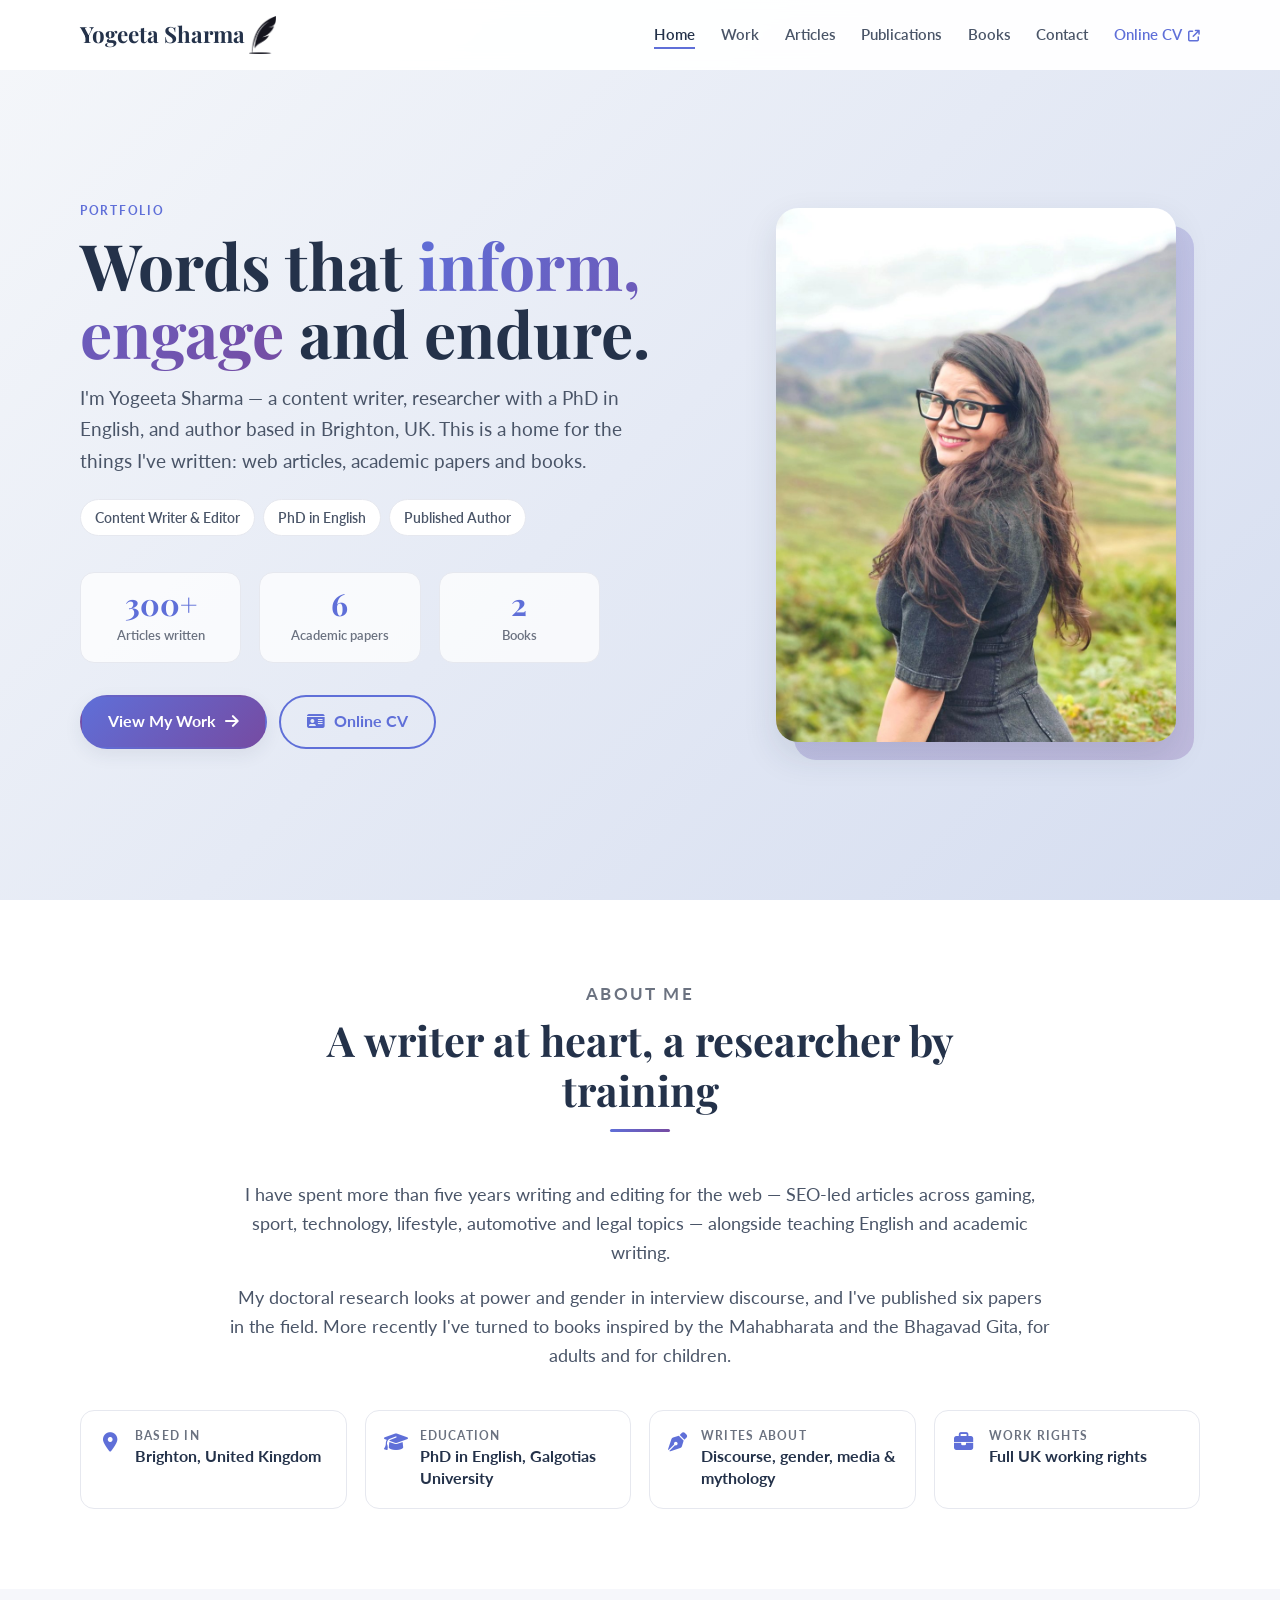
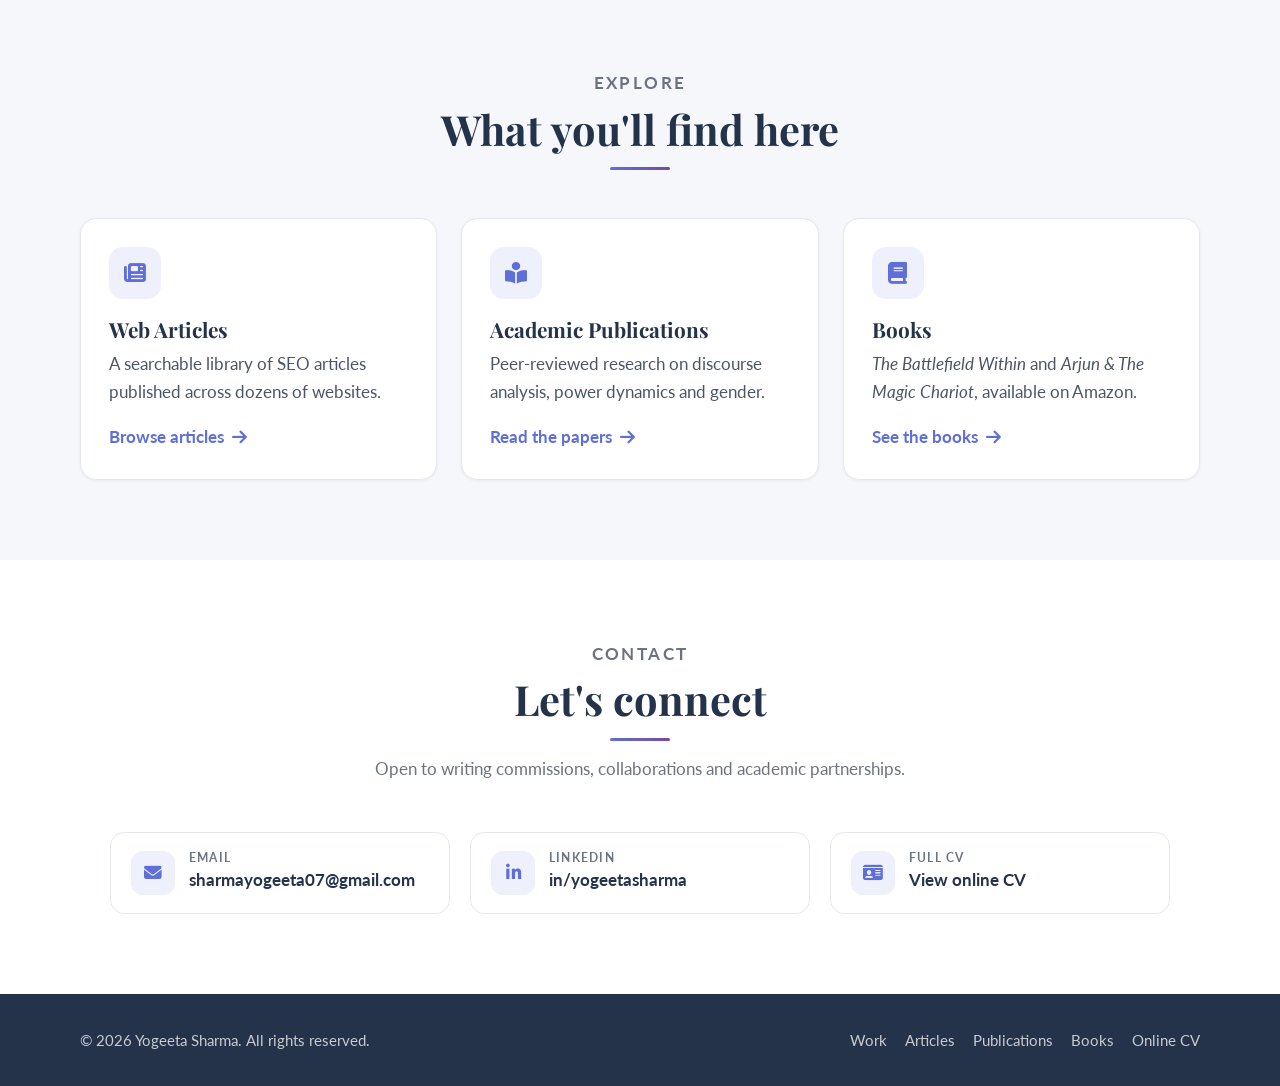
<file: index.html>
<!DOCTYPE html>
<html lang="en-GB">
<head>
    <meta charset="UTF-8">
    <meta name="viewport" content="width=device-width, initial-scale=1.0">
    <title>Yogeeta Sharma | Writer, Researcher &amp; Author</title>
    <meta name="description" content="Portfolio of Yogeeta Sharma — content writer, PhD researcher in English and author. Explore published articles, academic papers and books.">
    <link rel="icon" href="favicon.ico" sizes="any">
    <link rel="icon" type="image/png" sizes="32x32" href="assets/img/favicon-32.png">
    <link rel="apple-touch-icon" href="assets/img/apple-touch-icon.png">
    <link rel="preconnect" href="https://fonts.googleapis.com">
    <link rel="preconnect" href="https://fonts.gstatic.com" crossorigin>
    <link href="https://fonts.googleapis.com/css2?family=Playfair+Display:ital,wght@0,400;0,600;0,700;1,400&family=Lato:wght@300;400;700&display=swap" rel="stylesheet">
    <link rel="stylesheet" href="https://cdnjs.cloudflare.com/ajax/libs/font-awesome/6.4.0/css/all.min.css">
    <link rel="stylesheet" href="assets/css/site.css">
</head>
<body>
    <nav class="site-nav" aria-label="Main">
        <div class="container nav-inner">
            <a class="brand" href="index.html">Yogeeta Sharma <img src="assets/img/quill.png" alt="" width="27" height="38"></a>
            <button class="nav-toggle" aria-label="Open menu" aria-expanded="false" aria-controls="nav-menu"><span></span><span></span><span></span></button>
            <ul class="nav-menu" id="nav-menu">
                <li><a href="index.html" aria-current="page">Home</a></li>
                <li><a href="work.html">Work</a></li>
                <li><a href="articles.html">Articles</a></li>
                <li><a href="publications.html">Publications</a></li>
                <li><a href="books.html">Books</a></li>
                <li><a href="index.html#contact">Contact</a></li>
                <li><a class="nav-cv" href="https://sharmayogeeta.github.io/cv/">Online CV <i class="fas fa-arrow-up-right-from-square" aria-hidden="true"></i></a></li>
            </ul>
        </div>
    </nav>

    <main>
        <!-- Hero -->
        <section class="hero">
            <div class="container hero-grid">
                <div class="hero-text">
                    <p class="eyebrow">Portfolio</p>
                    <h1>Words that <span class="accent">inform, engage</span> and endure.</h1>
                    <p class="lead">I'm Yogeeta Sharma — a content writer, researcher with a PhD in English, and author based in Brighton, UK. This is a home for the things I've written: web articles, academic papers and books.</p>
                    <div class="hero-roles" aria-label="Roles">
                        <span>Content Writer &amp; Editor</span>
                        <span>PhD in English</span>
                        <span>Published Author</span>
                    </div>
                    <div class="stats">
                        <div class="stat"><strong>300+</strong><span>Articles written</span></div>
                        <div class="stat"><strong>6</strong><span>Academic papers</span></div>
                        <div class="stat"><strong>2</strong><span>Books</span></div>
                    </div>
                    <div class="hero-cta">
                        <a href="work.html" class="btn btn-primary">View My Work <i class="fas fa-arrow-right" aria-hidden="true"></i></a>
                        <a href="https://sharmayogeeta.github.io/cv/" class="btn btn-secondary"><i class="fas fa-id-card" aria-hidden="true"></i> Online CV</a>
                    </div>
                </div>
                <div class="hero-photo">
                    <img src="assets/img/profile.jpg" alt="Yogeeta Sharma" width="900" height="1200">
                </div>
            </div>
        </section>

        <!-- About / basic details -->
        <section class="section" id="about">
            <div class="container">
                <div class="section-head">
                    <p class="eyebrow">About me</p>
                    <h2>A writer at heart, a researcher by training</h2>
                    <div class="rule"></div>
                </div>
                <div class="about-text reveal">
                    <p>I have spent more than five years writing and editing for the web — SEO-led articles across gaming, sport, technology, lifestyle, automotive and legal topics — alongside teaching English and academic writing.</p>
                    <p>My doctoral research looks at power and gender in interview discourse, and I've published six papers in the field. More recently I've turned to books inspired by the Mahabharata and the Bhagavad Gita, for adults and for children.</p>
                </div>
                <div class="facts reveal" style="margin-top:40px">
                    <div class="fact"><i class="fas fa-location-dot" aria-hidden="true"></i><div><h3>Based in</h3><p>Brighton, United Kingdom</p></div></div>
                    <div class="fact"><i class="fas fa-graduation-cap" aria-hidden="true"></i><div><h3>Education</h3><p>PhD in English, Galgotias University</p></div></div>
                    <div class="fact"><i class="fas fa-pen-nib" aria-hidden="true"></i><div><h3>Writes about</h3><p>Discourse, gender, media &amp; mythology</p></div></div>
                    <div class="fact"><i class="fas fa-briefcase" aria-hidden="true"></i><div><h3>Work rights</h3><p>Full UK working rights</p></div></div>
                </div>
            </div>
        </section>

        <!-- Explore -->
        <section class="section tint">
            <div class="container">
                <div class="section-head">
                    <p class="eyebrow">Explore</p>
                    <h2>What you'll find here</h2>
                    <div class="rule"></div>
                </div>
                <div class="grid-3">
                    <a class="card reveal" href="articles.html">
                        <div class="card-icon"><i class="fas fa-newspaper" aria-hidden="true"></i></div>
                        <h3>Web Articles</h3>
                        <p>A searchable library of SEO articles published across dozens of websites.</p>
                        <span class="card-link">Browse articles <i class="fas fa-arrow-right" aria-hidden="true"></i></span>
                    </a>
                    <a class="card reveal" href="publications.html">
                        <div class="card-icon"><i class="fas fa-book-open-reader" aria-hidden="true"></i></div>
                        <h3>Academic Publications</h3>
                        <p>Peer-reviewed research on discourse analysis, power dynamics and gender.</p>
                        <span class="card-link">Read the papers <i class="fas fa-arrow-right" aria-hidden="true"></i></span>
                    </a>
                    <a class="card reveal" href="books.html">
                        <div class="card-icon"><i class="fas fa-book" aria-hidden="true"></i></div>
                        <h3>Books</h3>
                        <p><em>The Battlefield Within</em> and <em>Arjun &amp; The Magic Chariot</em>, available on Amazon.</p>
                        <span class="card-link">See the books <i class="fas fa-arrow-right" aria-hidden="true"></i></span>
                    </a>
                </div>
            </div>
        </section>

        <!-- Contact -->
        <section class="section" id="contact">
            <div class="container">
                <div class="section-head">
                    <p class="eyebrow">Contact</p>
                    <h2>Let's connect</h2>
                    <div class="rule"></div>
                    <p style="margin-top:14px">Open to writing commissions, collaborations and academic partnerships.</p>
                </div>
                <div class="contact-grid reveal">
                    <div class="contact-item"><i class="fas fa-envelope" aria-hidden="true"></i><div><h3>Email</h3><a href="mailto:sharmayogeeta07@gmail.com">sharmayogeeta07@gmail.com</a></div></div>
                    <div class="contact-item"><i class="fab fa-linkedin-in" aria-hidden="true"></i><div><h3>LinkedIn</h3><a href="https://www.linkedin.com/in/yogeetasharma/" target="_blank" rel="noopener">in/yogeetasharma</a></div></div>
                    <div class="contact-item"><i class="fas fa-id-card" aria-hidden="true"></i><div><h3>Full CV</h3><a href="https://sharmayogeeta.github.io/cv/">View online CV</a></div></div>
                </div>
            </div>
        </section>
    </main>

    <footer class="site-footer">
        <div class="container footer-inner">
            <p>&copy; <span data-year>2026</span> Yogeeta Sharma. All rights reserved.</p>
            <div class="footer-links">
                <a href="work.html">Work</a>
                <a href="articles.html">Articles</a>
                <a href="publications.html">Publications</a>
                <a href="books.html">Books</a>
                <a href="https://sharmayogeeta.github.io/cv/">Online CV</a>
            </div>
        </div>
    </footer>

    <script src="assets/js/site.js"></script>
</body>
</html>
</file>
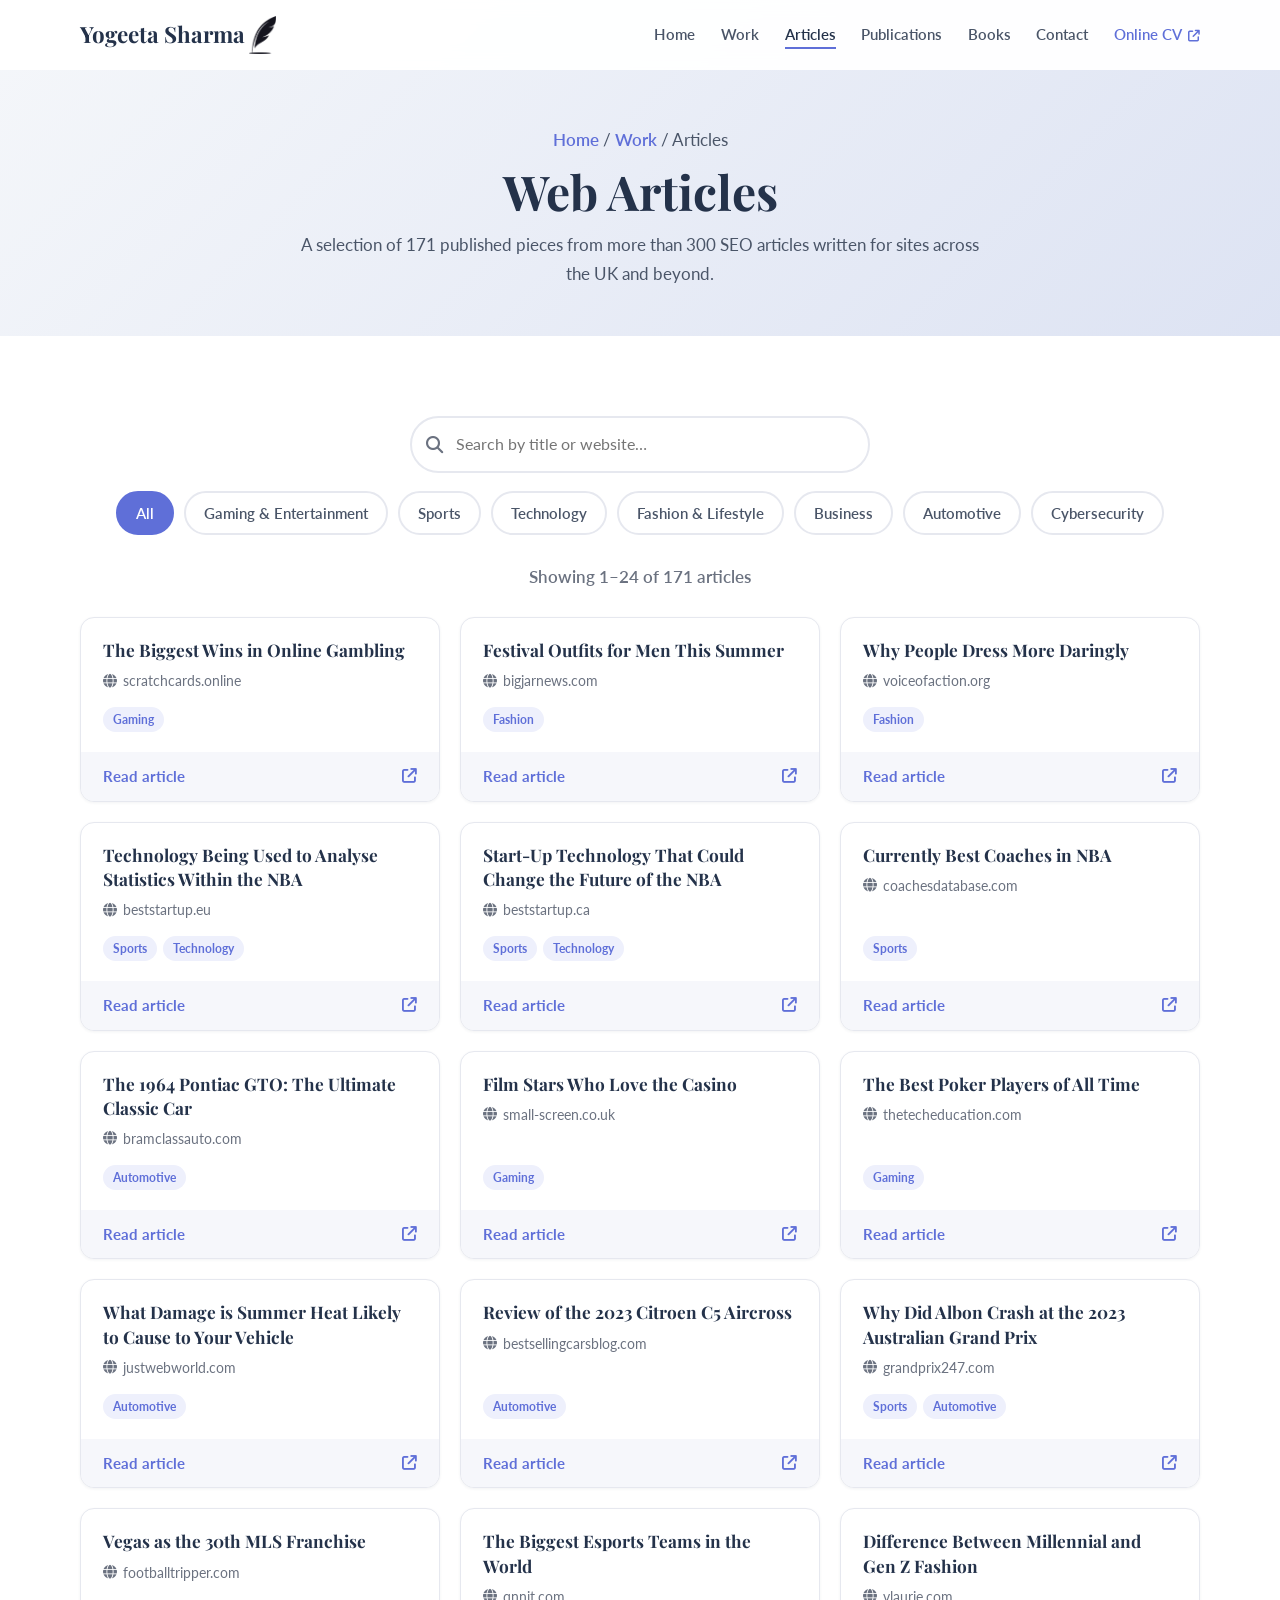
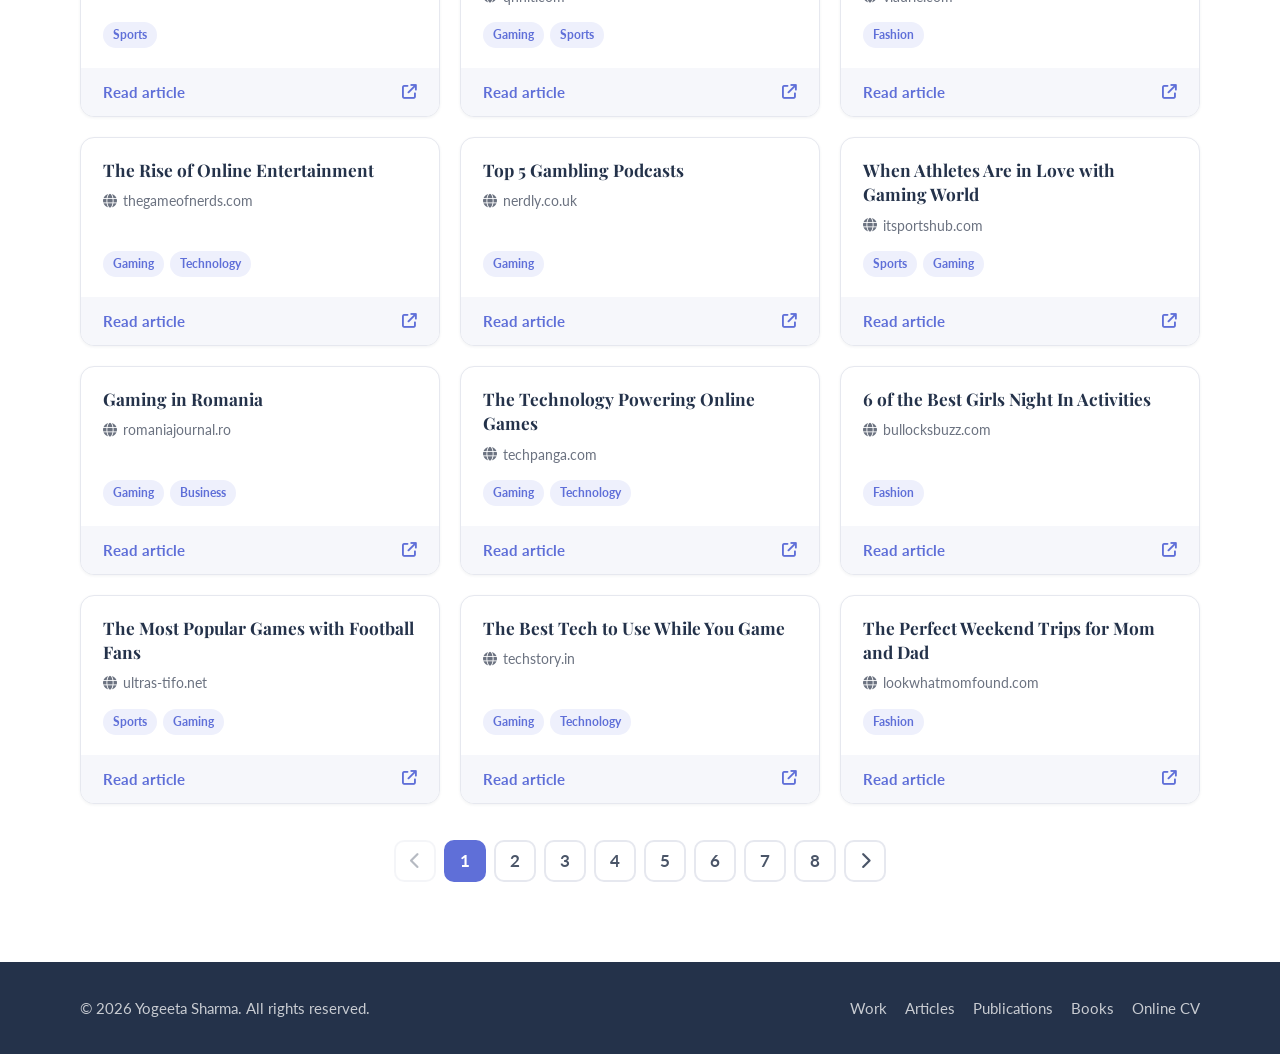
<file: articles.html>
<!DOCTYPE html>
<html lang="en-GB">
<head>
    <meta charset="UTF-8">
    <meta name="viewport" content="width=device-width, initial-scale=1.0">
    <title>Web Articles | Yogeeta Sharma</title>
    <meta name="description" content="Published web articles by Yogeeta Sharma across gaming, sport, technology, fashion, business, automotive and cybersecurity.">
    <link rel="icon" href="favicon.ico" sizes="any">
    <link rel="icon" type="image/png" sizes="32x32" href="assets/img/favicon-32.png">
    <link rel="apple-touch-icon" href="assets/img/apple-touch-icon.png">
    <link rel="preconnect" href="https://fonts.googleapis.com">
    <link rel="preconnect" href="https://fonts.gstatic.com" crossorigin>
    <link href="https://fonts.googleapis.com/css2?family=Playfair+Display:ital,wght@0,400;0,600;0,700;1,400&family=Lato:wght@300;400;700&display=swap" rel="stylesheet">
    <link rel="stylesheet" href="https://cdnjs.cloudflare.com/ajax/libs/font-awesome/6.4.0/css/all.min.css">
    <link rel="stylesheet" href="assets/css/site.css">
</head>
<body>
    <nav class="site-nav" aria-label="Main">
        <div class="container nav-inner">
            <a class="brand" href="index.html">Yogeeta Sharma <img src="assets/img/quill.png" alt="" width="27" height="38"></a>
            <button class="nav-toggle" aria-label="Open menu" aria-expanded="false" aria-controls="nav-menu"><span></span><span></span><span></span></button>
            <ul class="nav-menu" id="nav-menu">
                <li><a href="index.html">Home</a></li>
                <li><a href="work.html">Work</a></li>
                <li><a href="articles.html" aria-current="page">Articles</a></li>
                <li><a href="publications.html">Publications</a></li>
                <li><a href="books.html">Books</a></li>
                <li><a href="index.html#contact">Contact</a></li>
                <li><a class="nav-cv" href="https://sharmayogeeta.github.io/cv/">Online CV <i class="fas fa-arrow-up-right-from-square" aria-hidden="true"></i></a></li>
            </ul>
        </div>
    </nav>

    <main>
        <header class="page-hero">
            <div class="container">
                <p class="breadcrumb"><a href="index.html">Home</a> / <a href="work.html">Work</a> / Articles</p>
                <h1>Web Articles</h1>
                <p>A selection of <span data-article-count>170+</span> published pieces from more than 300 SEO articles written for sites across the UK and beyond.</p>
            </div>
        </header>

        <section class="section" id="articles-top" style="scroll-margin-top: var(--nav-h)">
            <div class="container">
                <div class="toolbar">
                    <label class="search">
                        <i class="fas fa-magnifying-glass" aria-hidden="true"></i>
                        <span class="visually-hidden" style="position:absolute;left:-9999px">Search articles</span>
                        <input id="articleSearch" type="search" placeholder="Search by title or website…" autocomplete="off">
                    </label>
                    <div class="filters" role="group" aria-label="Filter by topic">
                        <button class="filter-btn" type="button" data-filter="all" aria-pressed="true">All</button>
                        <button class="filter-btn" type="button" data-filter="gaming" aria-pressed="false">Gaming &amp; Entertainment</button>
                        <button class="filter-btn" type="button" data-filter="sports" aria-pressed="false">Sports</button>
                        <button class="filter-btn" type="button" data-filter="technology" aria-pressed="false">Technology</button>
                        <button class="filter-btn" type="button" data-filter="fashion" aria-pressed="false">Fashion &amp; Lifestyle</button>
                        <button class="filter-btn" type="button" data-filter="business" aria-pressed="false">Business</button>
                        <button class="filter-btn" type="button" data-filter="automotive" aria-pressed="false">Automotive</button>
                        <button class="filter-btn" type="button" data-filter="cybersecurity" aria-pressed="false">Cybersecurity</button>
                    </div>
                </div>

                <p class="result-count" id="resultCount" aria-live="polite"></p>
                <div class="articles-grid" id="articlesGrid"></div>
                <p class="empty" id="emptyState">No articles match that search. Try another word or topic.</p>
                <nav class="pagination" id="pagination" aria-label="Article pages"></nav>
            </div>
        </section>
    </main>

    <footer class="site-footer">
        <div class="container footer-inner">
            <p>&copy; <span data-year>2026</span> Yogeeta Sharma. All rights reserved.</p>
            <div class="footer-links">
                <a href="work.html">Work</a>
                <a href="articles.html">Articles</a>
                <a href="publications.html">Publications</a>
                <a href="books.html">Books</a>
                <a href="https://sharmayogeeta.github.io/cv/">Online CV</a>
            </div>
        </div>
    </footer>

    <script src="assets/js/articles-data.js"></script>
    <script src="assets/js/site.js"></script>
</body>
</html>
</file>
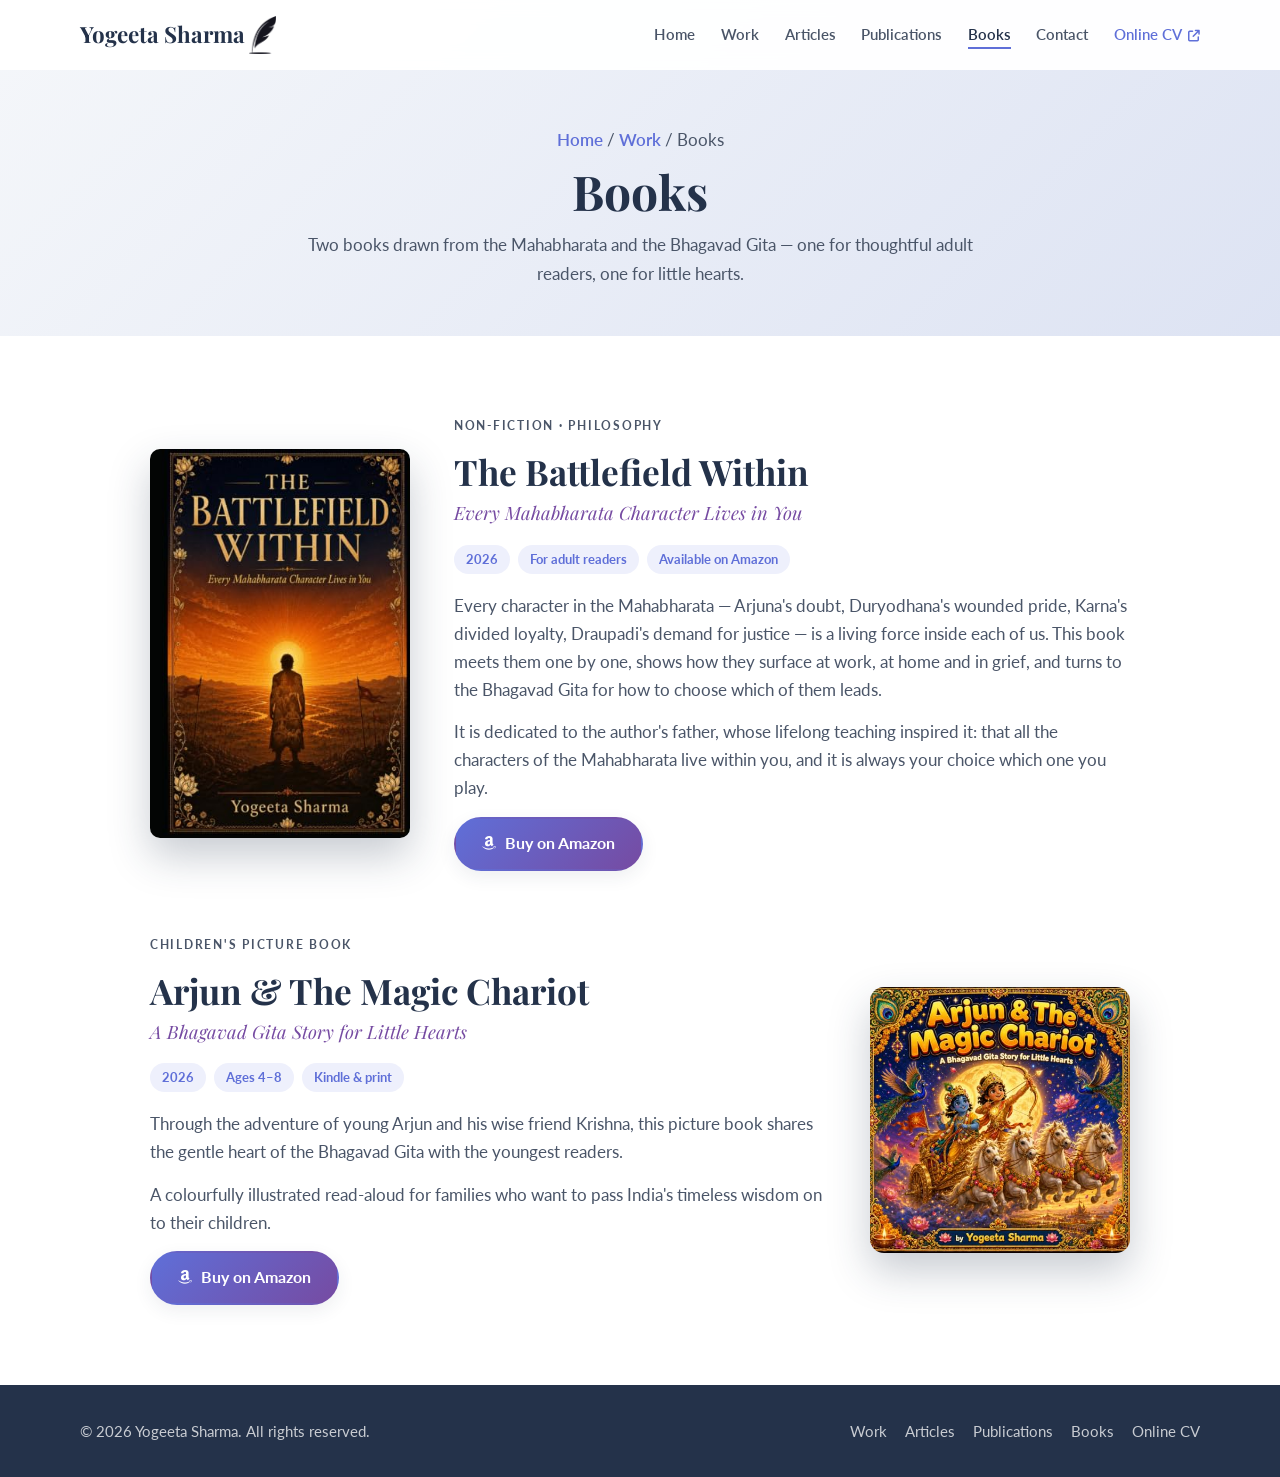
<file: books.html>
<!DOCTYPE html>
<html lang="en-GB">
<head>
    <meta charset="UTF-8">
    <meta name="viewport" content="width=device-width, initial-scale=1.0">
    <title>Books | Yogeeta Sharma</title>
    <meta name="description" content="Books by Yogeeta Sharma: The Battlefield Within and Arjun &amp; The Magic Chariot.">
    <link rel="icon" href="favicon.ico" sizes="any">
    <link rel="icon" type="image/png" sizes="32x32" href="assets/img/favicon-32.png">
    <link rel="apple-touch-icon" href="assets/img/apple-touch-icon.png">
    <link rel="preconnect" href="https://fonts.googleapis.com">
    <link rel="preconnect" href="https://fonts.gstatic.com" crossorigin>
    <link href="https://fonts.googleapis.com/css2?family=Playfair+Display:ital,wght@0,400;0,600;0,700;1,400&family=Lato:wght@300;400;700&display=swap" rel="stylesheet">
    <link rel="stylesheet" href="https://cdnjs.cloudflare.com/ajax/libs/font-awesome/6.4.0/css/all.min.css">
    <link rel="stylesheet" href="assets/css/site.css">
</head>
<body>
    <nav class="site-nav" aria-label="Main">
        <div class="container nav-inner">
            <a class="brand" href="index.html">Yogeeta Sharma <img src="assets/img/quill.png" alt="" width="27" height="38"></a>
            <button class="nav-toggle" aria-label="Open menu" aria-expanded="false" aria-controls="nav-menu"><span></span><span></span><span></span></button>
            <ul class="nav-menu" id="nav-menu">
                <li><a href="index.html">Home</a></li>
                <li><a href="work.html">Work</a></li>
                <li><a href="articles.html">Articles</a></li>
                <li><a href="publications.html">Publications</a></li>
                <li><a href="books.html" aria-current="page">Books</a></li>
                <li><a href="index.html#contact">Contact</a></li>
                <li><a class="nav-cv" href="https://sharmayogeeta.github.io/cv/">Online CV <i class="fas fa-arrow-up-right-from-square" aria-hidden="true"></i></a></li>
            </ul>
        </div>
    </nav>

    <main>
        <header class="page-hero">
            <div class="container">
                <p class="breadcrumb"><a href="index.html">Home</a> / <a href="work.html">Work</a> / Books</p>
                <h1>Books</h1>
                <p>Two books drawn from the Mahabharata and the Bhagavad Gita — one for thoughtful adult readers, one for little hearts.</p>
            </div>
        </header>

        <section class="section">
            <div class="container">
                <article class="book reveal" id="battlefield-within" style="scroll-margin-top: calc(var(--nav-h) + 20px)">
                    <a class="book-cover" href="https://www.amazon.co.uk/dp/B0HGTQXZX7" target="_blank" rel="noopener">
                        <img src="assets/img/books/battlefield-within.jpg" alt="Cover of The Battlefield Within by Yogeeta Sharma" width="335" height="500">
                    </a>
                    <div>
                        <p class="eyebrow">Non-fiction · Philosophy</p>
                        <h2>The Battlefield Within</h2>
                        <p class="subtitle">Every Mahabharata Character Lives in You</p>
                        <div class="book-meta"><span>2026</span><span>For adult readers</span><span>Available on Amazon</span></div>
                        <p>Every character in the Mahabharata — Arjuna's doubt, Duryodhana's wounded pride, Karna's divided loyalty, Draupadi's demand for justice — is a living force inside each of us. This book meets them one by one, shows how they surface at work, at home and in grief, and turns to the Bhagavad Gita for how to choose which of them leads.</p>
                        <p>It is dedicated to the author's father, whose lifelong teaching inspired it: that all the characters of the Mahabharata live within you, and it is always your choice which one you play.</p>
                        <a class="btn btn-primary" href="https://www.amazon.co.uk/dp/B0HGTQXZX7" target="_blank" rel="noopener"><i class="fab fa-amazon" aria-hidden="true"></i> Buy on Amazon</a>
                    </div>
                </article>

                <article class="book flip reveal" id="arjun-magic-chariot" style="scroll-margin-top: calc(var(--nav-h) + 20px)">
                    <a class="book-cover square" href="https://www.amazon.co.uk/dp/B0HF2KQ2WB" target="_blank" rel="noopener">
                        <img src="assets/img/books/arjun-magic-chariot.jpg" alt="Cover of Arjun &amp; The Magic Chariot by Yogeeta Sharma" width="488" height="500">
                    </a>
                    <div>
                        <p class="eyebrow">Children's picture book</p>
                        <h2>Arjun &amp; The Magic Chariot</h2>
                        <p class="subtitle">A Bhagavad Gita Story for Little Hearts</p>
                        <div class="book-meta"><span>2026</span><span>Ages 4–8</span><span>Kindle &amp; print</span></div>
                        <p>Through the adventure of young Arjun and his wise friend Krishna, this picture book shares the gentle heart of the Bhagavad Gita with the youngest readers.</p>
                        <p>A colourfully illustrated read-aloud for families who want to pass India's timeless wisdom on to their children.</p>
                        <a class="btn btn-primary" href="https://www.amazon.co.uk/dp/B0HF2KQ2WB" target="_blank" rel="noopener"><i class="fab fa-amazon" aria-hidden="true"></i> Buy on Amazon</a>
                    </div>
                </article>
            </div>
        </section>
    </main>

    <footer class="site-footer">
        <div class="container footer-inner">
            <p>&copy; <span data-year>2026</span> Yogeeta Sharma. All rights reserved.</p>
            <div class="footer-links">
                <a href="work.html">Work</a>
                <a href="articles.html">Articles</a>
                <a href="publications.html">Publications</a>
                <a href="books.html">Books</a>
                <a href="https://sharmayogeeta.github.io/cv/">Online CV</a>
            </div>
        </div>
    </footer>

    <script src="assets/js/site.js"></script>
</body>
</html>
</file>
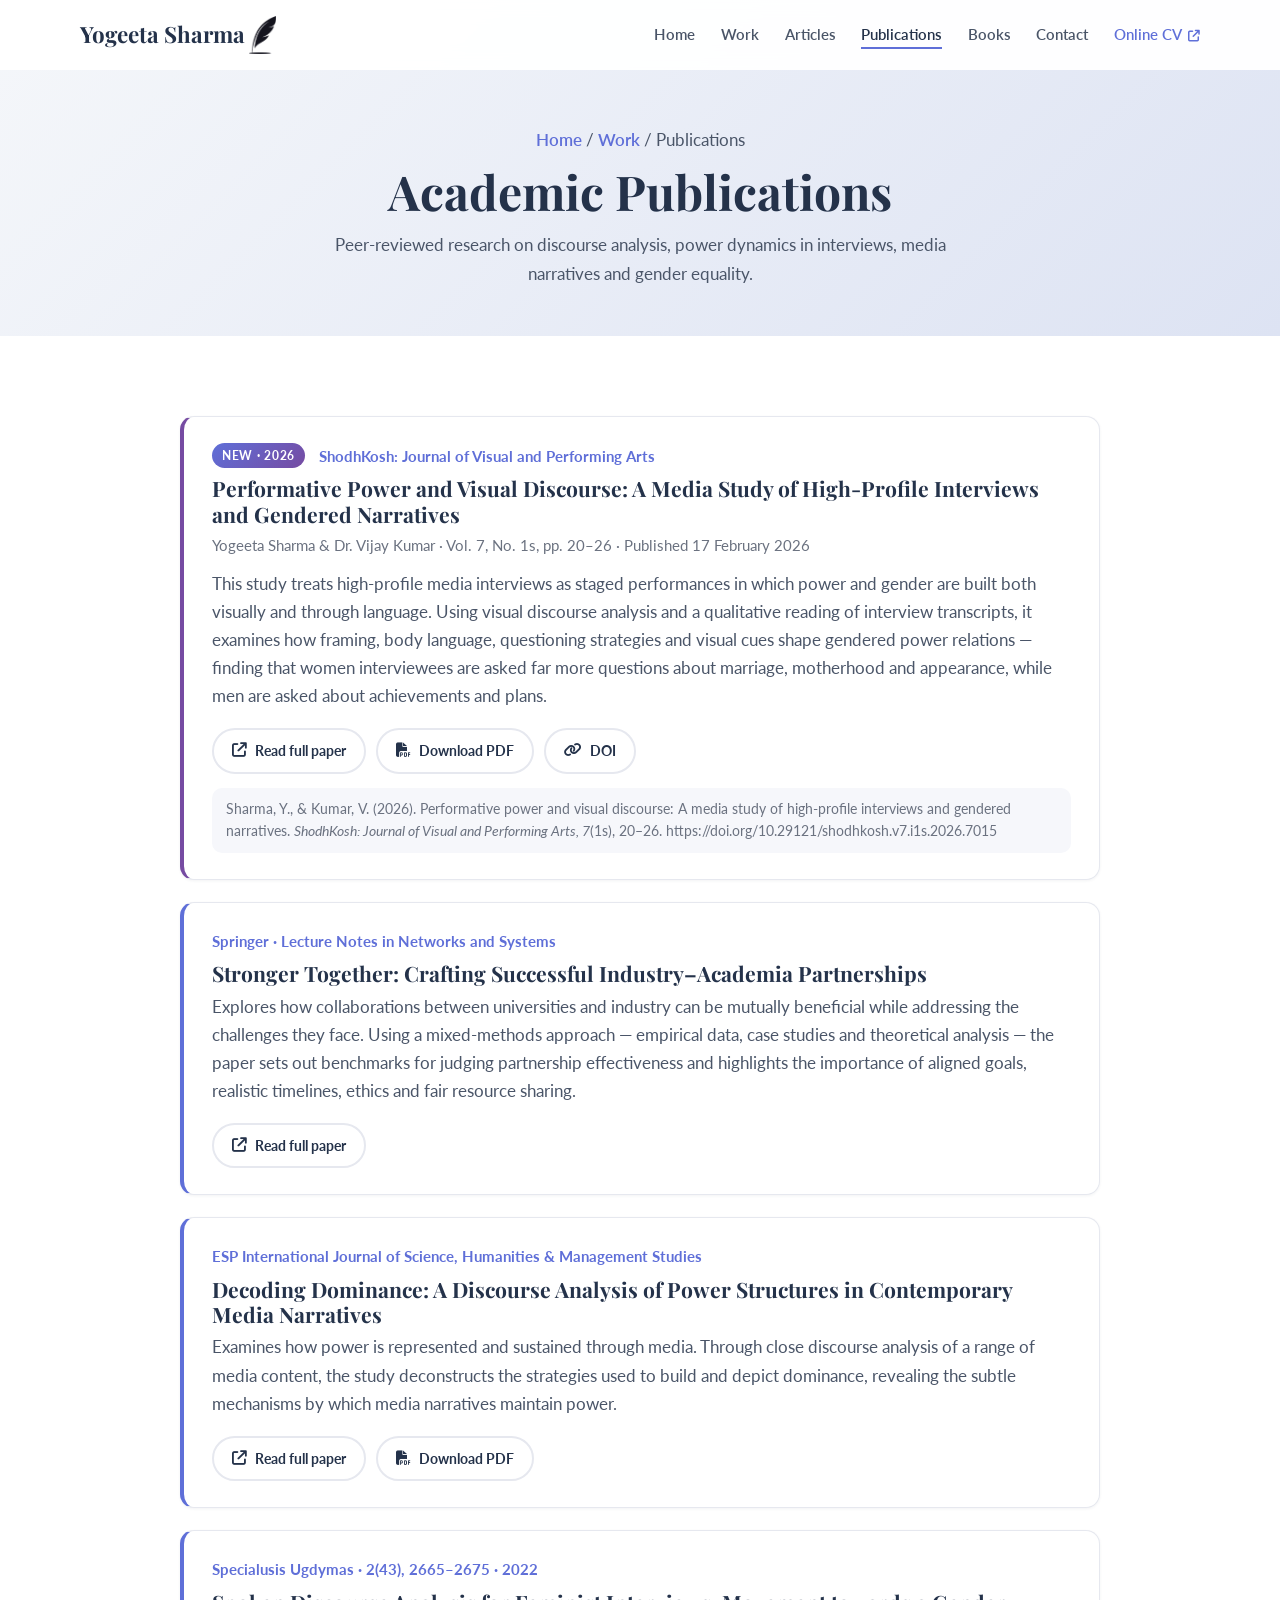
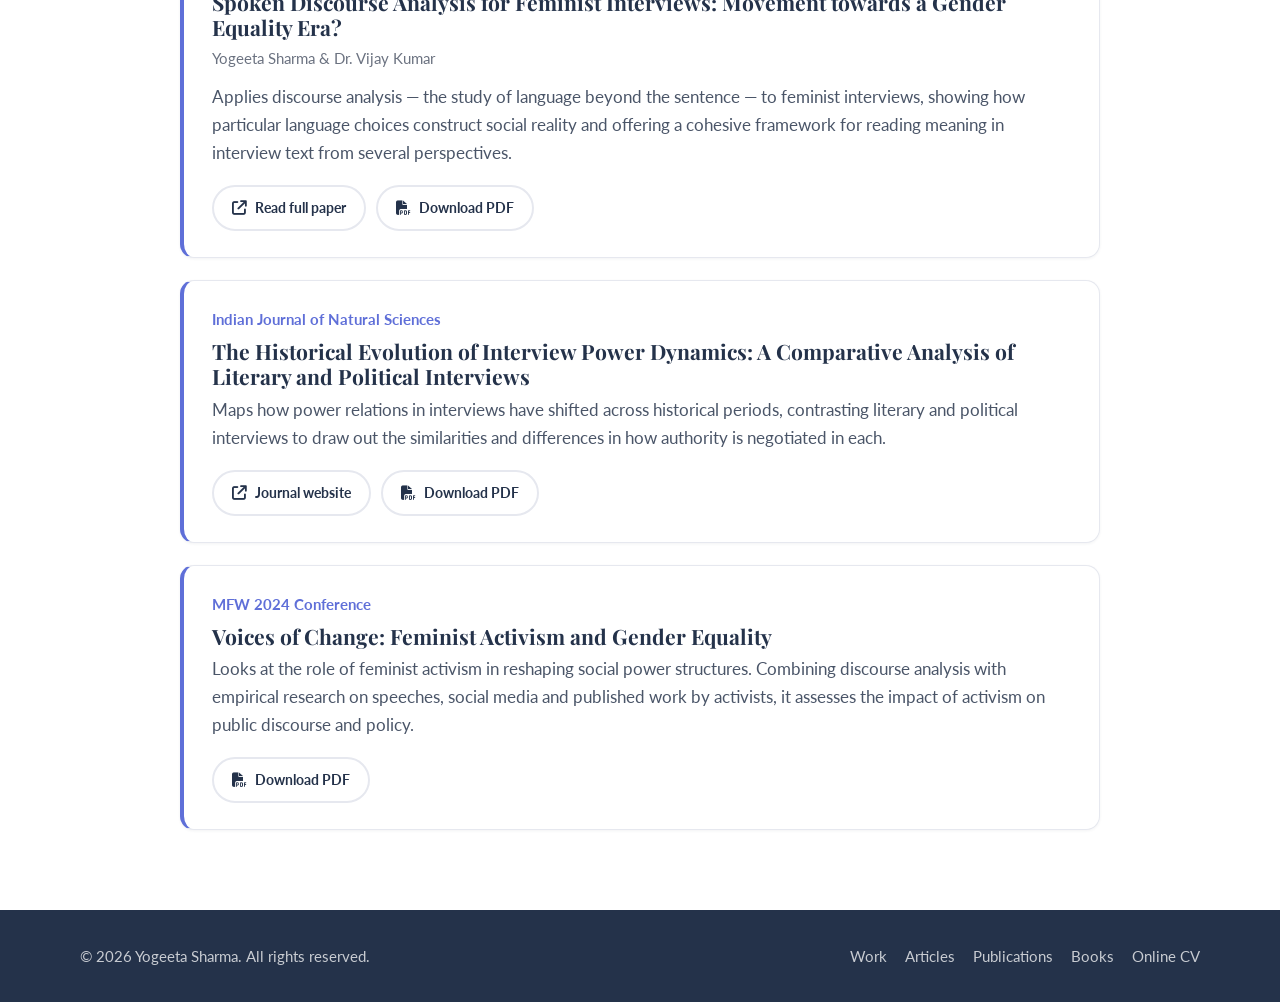
<file: publications.html>
<!DOCTYPE html>
<html lang="en-GB">
<head>
    <meta charset="UTF-8">
    <meta name="viewport" content="width=device-width, initial-scale=1.0">
    <title>Academic Publications | Yogeeta Sharma</title>
    <meta name="description" content="Peer-reviewed research by Yogeeta Sharma on discourse analysis, power dynamics, media narratives and gender.">
    <link rel="icon" href="favicon.ico" sizes="any">
    <link rel="icon" type="image/png" sizes="32x32" href="assets/img/favicon-32.png">
    <link rel="apple-touch-icon" href="assets/img/apple-touch-icon.png">
    <link rel="preconnect" href="https://fonts.googleapis.com">
    <link rel="preconnect" href="https://fonts.gstatic.com" crossorigin>
    <link href="https://fonts.googleapis.com/css2?family=Playfair+Display:ital,wght@0,400;0,600;0,700;1,400&family=Lato:wght@300;400;700&display=swap" rel="stylesheet">
    <link rel="stylesheet" href="https://cdnjs.cloudflare.com/ajax/libs/font-awesome/6.4.0/css/all.min.css">
    <link rel="stylesheet" href="assets/css/site.css">
</head>
<body>
    <nav class="site-nav" aria-label="Main">
        <div class="container nav-inner">
            <a class="brand" href="index.html">Yogeeta Sharma <img src="assets/img/quill.png" alt="" width="27" height="38"></a>
            <button class="nav-toggle" aria-label="Open menu" aria-expanded="false" aria-controls="nav-menu"><span></span><span></span><span></span></button>
            <ul class="nav-menu" id="nav-menu">
                <li><a href="index.html">Home</a></li>
                <li><a href="work.html">Work</a></li>
                <li><a href="articles.html">Articles</a></li>
                <li><a href="publications.html" aria-current="page">Publications</a></li>
                <li><a href="books.html">Books</a></li>
                <li><a href="index.html#contact">Contact</a></li>
                <li><a class="nav-cv" href="https://sharmayogeeta.github.io/cv/">Online CV <i class="fas fa-arrow-up-right-from-square" aria-hidden="true"></i></a></li>
            </ul>
        </div>
    </nav>

    <main>
        <header class="page-hero">
            <div class="container">
                <p class="breadcrumb"><a href="index.html">Home</a> / <a href="work.html">Work</a> / Publications</p>
                <h1>Academic Publications</h1>
                <p>Peer-reviewed research on discourse analysis, power dynamics in interviews, media narratives and gender equality.</p>
            </div>
        </header>

        <section class="section">
            <div class="container">
                <div class="pub-list">

                    <article class="pub new reveal" id="performative-power">
                        <div class="pub-meta">
                            <span class="pub-badge">New · 2026</span>
                            <span class="pub-venue">ShodhKosh: Journal of Visual and Performing Arts</span>
                        </div>
                        <h2>Performative Power and Visual Discourse: A Media Study of High-Profile Interviews and Gendered Narratives</h2>
                        <p class="pub-authors">Yogeeta Sharma &amp; Dr. Vijay Kumar · Vol. 7, No. 1s, pp. 20–26 · Published 17 February 2026</p>
                        <p class="abstract">This study treats high-profile media interviews as staged performances in which power and gender are built both visually and through language. Using visual discourse analysis and a qualitative reading of interview transcripts, it examines how framing, body language, questioning strategies and visual cues shape gendered power relations — finding that women interviewees are asked far more questions about marriage, motherhood and appearance, while men are asked about achievements and plans.</p>
                        <div class="pub-actions">
                            <a href="https://www.granthaalayahpublication.org/Arts-Journal/ShodhKosh/article/view/7015" target="_blank" rel="noopener" class="btn btn-ghost"><i class="fas fa-arrow-up-right-from-square" aria-hidden="true"></i> Read full paper</a>
                            <a href="https://www.granthaalayahpublication.org/Arts-Journal/ShodhKosh/article/download/7015/6627" target="_blank" rel="noopener" class="btn btn-ghost"><i class="fas fa-file-pdf" aria-hidden="true"></i> Download PDF</a>
                            <a href="https://doi.org/10.29121/shodhkosh.v7.i1s.2026.7015" target="_blank" rel="noopener" class="btn btn-ghost"><i class="fas fa-link" aria-hidden="true"></i> DOI</a>
                        </div>
                        <p class="pub-cite">Sharma, Y., &amp; Kumar, V. (2026). Performative power and visual discourse: A media study of high-profile interviews and gendered narratives. <em>ShodhKosh: Journal of Visual and Performing Arts, 7</em>(1s), 20–26. https://doi.org/10.29121/shodhkosh.v7.i1s.2026.7015</p>
                    </article>

                    <article class="pub reveal" id="stronger-together">
                        <div class="pub-meta"><span class="pub-venue">Springer · Lecture Notes in Networks and Systems</span></div>
                        <h2>Stronger Together: Crafting Successful Industry–Academia Partnerships</h2>
                        <p class="abstract">Explores how collaborations between universities and industry can be mutually beneficial while addressing the challenges they face. Using a mixed-methods approach — empirical data, case studies and theoretical analysis — the paper sets out benchmarks for judging partnership effectiveness and highlights the importance of aligned goals, realistic timelines, ethics and fair resource sharing.</p>
                        <div class="pub-actions">
                            <a href="https://link.springer.com/chapter/10.1007/978-981-96-0201-8_51" target="_blank" rel="noopener" class="btn btn-ghost"><i class="fas fa-arrow-up-right-from-square" aria-hidden="true"></i> Read full paper</a>
                        </div>
                    </article>

                    <article class="pub reveal" id="decoding-dominance">
                        <div class="pub-meta"><span class="pub-venue">ESP International Journal of Science, Humanities &amp; Management Studies</span></div>
                        <h2>Decoding Dominance: A Discourse Analysis of Power Structures in Contemporary Media Narratives</h2>
                        <p class="abstract">Examines how power is represented and sustained through media. Through close discourse analysis of a range of media content, the study deconstructs the strategies used to build and depict dominance, revealing the subtle mechanisms by which media narratives maintain power.</p>
                        <div class="pub-actions">
                            <a href="https://www.espjournals.org/IJSHMS/ijshms-v2i2p105" target="_blank" rel="noopener" class="btn btn-ghost"><i class="fas fa-arrow-up-right-from-square" aria-hidden="true"></i> Read full paper</a>
                            <a href="pdfs/paper2.pdf" target="_blank" rel="noopener" class="btn btn-ghost"><i class="fas fa-file-pdf" aria-hidden="true"></i> Download PDF</a>
                        </div>
                    </article>

                    <article class="pub reveal" id="spoken-discourse">
                        <div class="pub-meta"><span class="pub-venue">Specialusis Ugdymas · 2(43), 2665–2675 · 2022</span></div>
                        <h2>Spoken Discourse Analysis for Feminist Interviews: Movement towards a Gender Equality Era?</h2>
                        <p class="pub-authors">Yogeeta Sharma &amp; Dr. Vijay Kumar</p>
                        <p class="abstract">Applies discourse analysis — the study of language beyond the sentence — to feminist interviews, showing how particular language choices construct social reality and offering a cohesive framework for reading meaning in interview text from several perspectives.</p>
                        <div class="pub-actions">
                            <a href="http://www.sumc.lt/index.php/se/article/view/1773" target="_blank" rel="noopener" class="btn btn-ghost"><i class="fas fa-arrow-up-right-from-square" aria-hidden="true"></i> Read full paper</a>
                            <a href="pdfs/paper3.pdf" target="_blank" rel="noopener" class="btn btn-ghost"><i class="fas fa-file-pdf" aria-hidden="true"></i> Download PDF</a>
                        </div>
                    </article>

                    <article class="pub reveal" id="historical-evolution">
                        <div class="pub-meta"><span class="pub-venue">Indian Journal of Natural Sciences</span></div>
                        <h2>The Historical Evolution of Interview Power Dynamics: A Comparative Analysis of Literary and Political Interviews</h2>
                        <p class="abstract">Maps how power relations in interviews have shifted across historical periods, contrasting literary and political interviews to draw out the similarities and differences in how authority is negotiated in each.</p>
                        <div class="pub-actions">
                            <a href="https://tnsroindia.org.in/journals.html" target="_blank" rel="noopener" class="btn btn-ghost"><i class="fas fa-arrow-up-right-from-square" aria-hidden="true"></i> Journal website</a>
                            <a href="pdfs/paper4.pdf" target="_blank" rel="noopener" class="btn btn-ghost"><i class="fas fa-file-pdf" aria-hidden="true"></i> Download PDF</a>
                        </div>
                    </article>

                    <article class="pub reveal" id="voices-of-change">
                        <div class="pub-meta"><span class="pub-venue">MFW 2024 Conference</span></div>
                        <h2>Voices of Change: Feminist Activism and Gender Equality</h2>
                        <p class="abstract">Looks at the role of feminist activism in reshaping social power structures. Combining discourse analysis with empirical research on speeches, social media and published work by activists, it assesses the impact of activism on public discourse and policy.</p>
                        <div class="pub-actions">
                            <a href="pdfs/paper5.pdf" target="_blank" rel="noopener" class="btn btn-ghost"><i class="fas fa-file-pdf" aria-hidden="true"></i> Download PDF</a>
                        </div>
                    </article>

                </div>
            </div>
        </section>
    </main>

    <footer class="site-footer">
        <div class="container footer-inner">
            <p>&copy; <span data-year>2026</span> Yogeeta Sharma. All rights reserved.</p>
            <div class="footer-links">
                <a href="work.html">Work</a>
                <a href="articles.html">Articles</a>
                <a href="publications.html">Publications</a>
                <a href="books.html">Books</a>
                <a href="https://sharmayogeeta.github.io/cv/">Online CV</a>
            </div>
        </div>
    </footer>

    <script src="assets/js/site.js"></script>
</body>
</html>
</file>
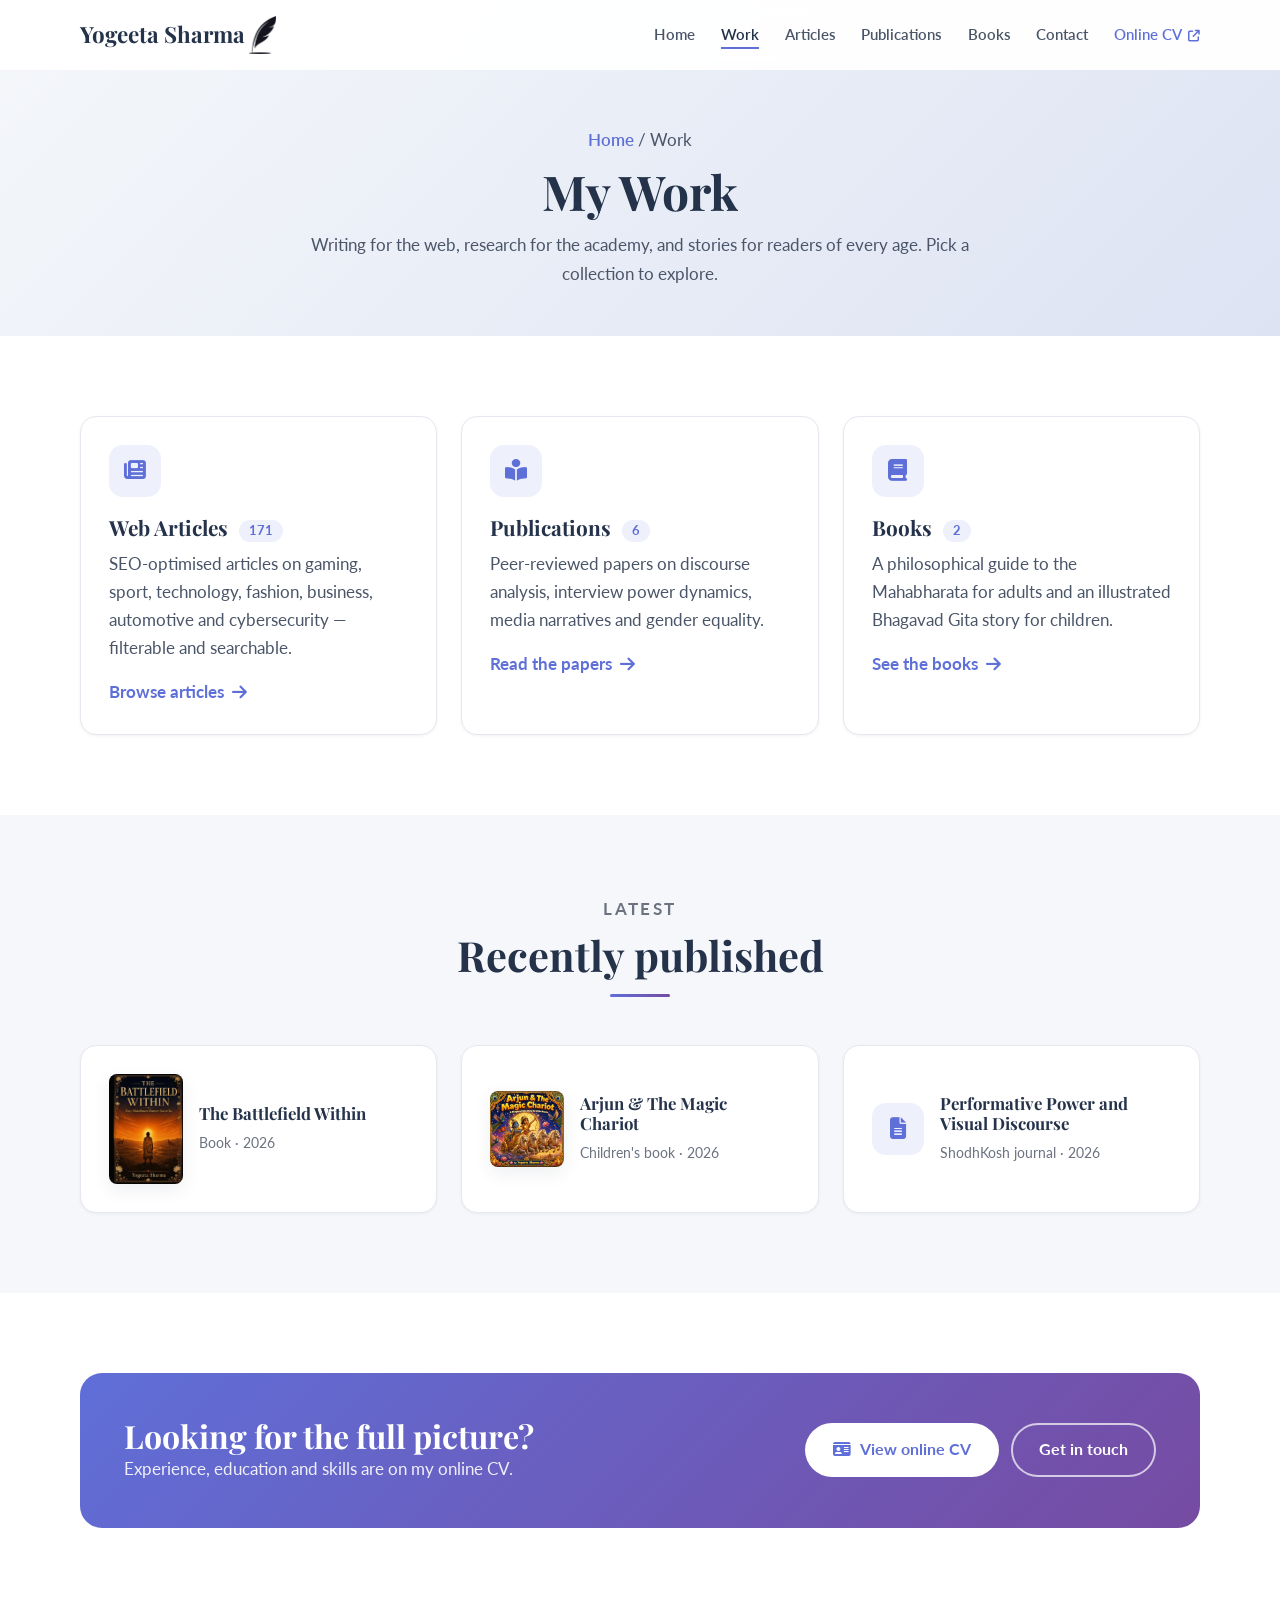
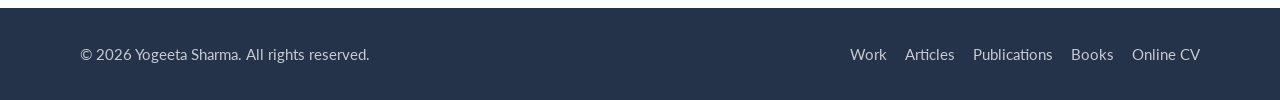
<file: work.html>
<!DOCTYPE html>
<html lang="en-GB">
<head>
    <meta charset="UTF-8">
    <meta name="viewport" content="width=device-width, initial-scale=1.0">
    <title>My Work | Yogeeta Sharma</title>
    <meta name="description" content="The work of Yogeeta Sharma — web articles, academic publications and books.">
    <link rel="icon" href="favicon.ico" sizes="any">
    <link rel="icon" type="image/png" sizes="32x32" href="assets/img/favicon-32.png">
    <link rel="apple-touch-icon" href="assets/img/apple-touch-icon.png">
    <link rel="preconnect" href="https://fonts.googleapis.com">
    <link rel="preconnect" href="https://fonts.gstatic.com" crossorigin>
    <link href="https://fonts.googleapis.com/css2?family=Playfair+Display:ital,wght@0,400;0,600;0,700;1,400&family=Lato:wght@300;400;700&display=swap" rel="stylesheet">
    <link rel="stylesheet" href="https://cdnjs.cloudflare.com/ajax/libs/font-awesome/6.4.0/css/all.min.css">
    <link rel="stylesheet" href="assets/css/site.css">
</head>
<body>
    <nav class="site-nav" aria-label="Main">
        <div class="container nav-inner">
            <a class="brand" href="index.html">Yogeeta Sharma <img src="assets/img/quill.png" alt="" width="27" height="38"></a>
            <button class="nav-toggle" aria-label="Open menu" aria-expanded="false" aria-controls="nav-menu"><span></span><span></span><span></span></button>
            <ul class="nav-menu" id="nav-menu">
                <li><a href="index.html">Home</a></li>
                <li><a href="work.html" aria-current="page">Work</a></li>
                <li><a href="articles.html">Articles</a></li>
                <li><a href="publications.html">Publications</a></li>
                <li><a href="books.html">Books</a></li>
                <li><a href="index.html#contact">Contact</a></li>
                <li><a class="nav-cv" href="https://sharmayogeeta.github.io/cv/">Online CV <i class="fas fa-arrow-up-right-from-square" aria-hidden="true"></i></a></li>
            </ul>
        </div>
    </nav>

    <main>
        <header class="page-hero">
            <div class="container">
                <p class="breadcrumb"><a href="index.html">Home</a> / Work</p>
                <h1>My Work</h1>
                <p>Writing for the web, research for the academy, and stories for readers of every age. Pick a collection to explore.</p>
            </div>
        </header>

        <section class="section">
            <div class="container">
                <div class="grid-3">
                    <a class="card reveal" href="articles.html">
                        <div class="card-icon"><i class="fas fa-newspaper" aria-hidden="true"></i></div>
                        <h3>Web Articles <span class="count-badge"><span data-article-count>170+</span></span></h3>
                        <p>SEO-optimised articles on gaming, sport, technology, fashion, business, automotive and cybersecurity — filterable and searchable.</p>
                        <span class="card-link">Browse articles <i class="fas fa-arrow-right" aria-hidden="true"></i></span>
                    </a>
                    <a class="card reveal" href="publications.html">
                        <div class="card-icon"><i class="fas fa-book-open-reader" aria-hidden="true"></i></div>
                        <h3>Publications <span class="count-badge">6</span></h3>
                        <p>Peer-reviewed papers on discourse analysis, interview power dynamics, media narratives and gender equality.</p>
                        <span class="card-link">Read the papers <i class="fas fa-arrow-right" aria-hidden="true"></i></span>
                    </a>
                    <a class="card reveal" href="books.html">
                        <div class="card-icon"><i class="fas fa-book" aria-hidden="true"></i></div>
                        <h3>Books <span class="count-badge">2</span></h3>
                        <p>A philosophical guide to the Mahabharata for adults and an illustrated Bhagavad Gita story for children.</p>
                        <span class="card-link">See the books <i class="fas fa-arrow-right" aria-hidden="true"></i></span>
                    </a>
                </div>
            </div>
        </section>

        <section class="section tint">
            <div class="container">
                <div class="section-head">
                    <p class="eyebrow">Latest</p>
                    <h2>Recently published</h2>
                    <div class="rule"></div>
                </div>
                <div class="feature-row">
                    <a class="card feature reveal" href="books.html#battlefield-within">
                        <img src="assets/img/books/battlefield-within.jpg" alt="Cover of The Battlefield Within" width="74" height="110">
                        <div><h3>The Battlefield Within</h3><p>Book · 2026</p></div>
                    </a>
                    <a class="card feature reveal" href="books.html#arjun-magic-chariot">
                        <img src="assets/img/books/arjun-magic-chariot.jpg" alt="Cover of Arjun &amp; The Magic Chariot" width="74" height="76">
                        <div><h3>Arjun &amp; The Magic Chariot</h3><p>Children's book · 2026</p></div>
                    </a>
                    <a class="card feature reveal" href="publications.html#performative-power">
                        <div class="card-icon" style="margin:0;flex-shrink:0"><i class="fas fa-file-lines" aria-hidden="true"></i></div>
                        <div><h3>Performative Power and Visual Discourse</h3><p>ShodhKosh journal · 2026</p></div>
                    </a>
                </div>
            </div>
        </section>

        <section class="section">
            <div class="container">
                <div class="cta-band reveal">
                    <div>
                        <h2>Looking for the full picture?</h2>
                        <p>Experience, education and skills are on my online CV.</p>
                    </div>
                    <div style="display:flex;gap:12px;flex-wrap:wrap">
                        <a class="btn" href="https://sharmayogeeta.github.io/cv/"><i class="fas fa-id-card" aria-hidden="true"></i> View online CV</a>
                        <a class="btn btn-outline-light" href="index.html#contact">Get in touch</a>
                    </div>
                </div>
            </div>
        </section>
    </main>

    <footer class="site-footer">
        <div class="container footer-inner">
            <p>&copy; <span data-year>2026</span> Yogeeta Sharma. All rights reserved.</p>
            <div class="footer-links">
                <a href="work.html">Work</a>
                <a href="articles.html">Articles</a>
                <a href="publications.html">Publications</a>
                <a href="books.html">Books</a>
                <a href="https://sharmayogeeta.github.io/cv/">Online CV</a>
            </div>
        </div>
    </footer>

    <script src="assets/js/articles-data.js"></script>
    <script src="assets/js/site.js"></script>
</body>
</html>
</file>
<file: assets/css/site.css>
/* ===================================
   Yogeeta Sharma — Portfolio
   Shared styles for every page
   =================================== */

:root {
    --ink: #24324a;
    --ink-soft: #4a5568;
    --muted: #6b7280;
    --accent: #5f6fd8;
    --accent-2: #764ba2;
    --accent-soft: #eef0fc;
    --bg: #ffffff;
    --bg-tint: #f6f7fb;
    --line: #e6e8ef;
    --radius: 16px;
    --shadow-sm: 0 1px 3px rgba(36, 50, 74, 0.06);
    --shadow-md: 0 6px 18px rgba(36, 50, 74, 0.08);
    --shadow-lg: 0 14px 34px rgba(36, 50, 74, 0.12);
    --nav-h: 70px;
}

* { margin: 0; padding: 0; box-sizing: border-box; }
html { scroll-behavior: smooth; }
body {
    font-family: 'Lato', system-ui, sans-serif;
    font-size: 17px;
    line-height: 1.65;
    color: var(--ink);
    background: var(--bg);
    overflow-x: hidden;
}
h1, h2, h3, h4 { font-family: 'Playfair Display', Georgia, serif; line-height: 1.2; color: var(--ink); }
a { color: inherit; text-decoration: none; transition: color .2s, background .2s, border-color .2s, transform .2s, box-shadow .2s; }
img { max-width: 100%; height: auto; display: block; }
:focus-visible { outline: 3px solid var(--accent); outline-offset: 3px; border-radius: 6px; }

.container { max-width: 1160px; margin: 0 auto; padding: 0 20px; }
.section { padding: 80px 0; }
.section.tint { background: var(--bg-tint); }
.eyebrow { text-transform: uppercase; letter-spacing: .14em; font-size: .78rem; font-weight: 700; color: var(--accent); }
.section-head { text-align: center; max-width: 720px; margin: 0 auto 48px; }
.section-head h1, .section-head h2 { font-size: clamp(2rem, 4vw, 2.6rem); margin: .4rem 0 .8rem; }
.section-head p { color: var(--muted); font-size: 1.08rem; }
.rule { width: 60px; height: 3px; border-radius: 3px; margin: 14px auto 0; background: linear-gradient(90deg, var(--accent), var(--accent-2)); }

/* Buttons */
.btn {
    display: inline-flex; align-items: center; justify-content: center; gap: .55rem;
    padding: 12px 26px; border-radius: 999px; font-weight: 700; font-size: .98rem;
    border: 2px solid transparent; cursor: pointer; white-space: nowrap;
}
.btn-primary { background: linear-gradient(135deg, var(--accent), var(--accent-2)); color: #fff; box-shadow: var(--shadow-md); }
.btn-primary:hover { transform: translateY(-2px); box-shadow: var(--shadow-lg); }
.btn-secondary { color: var(--accent); border-color: var(--accent); background: transparent; }
.btn-secondary:hover { background: var(--accent); color: #fff; }
.btn-ghost { color: var(--ink); border-color: var(--line); background: #fff; padding: 9px 18px; font-size: .9rem; }
.btn-ghost:hover { border-color: var(--accent); color: var(--accent); }

/* ===================================
   Navigation
   =================================== */
.site-nav {
    position: fixed; inset: 0 0 auto 0; height: var(--nav-h); z-index: 100;
    background: rgba(255, 255, 255, .95); backdrop-filter: blur(10px);
    border-bottom: 1px solid transparent; transition: box-shadow .2s, border-color .2s;
}
.site-nav.scrolled { box-shadow: var(--shadow-sm); border-color: var(--line); }
.nav-inner { height: 100%; display: flex; align-items: center; justify-content: space-between; gap: 20px; }
.brand { display: flex; align-items: center; gap: 4px; font-family: 'Playfair Display', serif; font-weight: 700; font-size: 1.4rem; }
.brand img { height: 38px; width: auto; }
.nav-menu { display: flex; align-items: center; gap: 1.6rem; list-style: none; }
.nav-menu a { font-weight: 600; font-size: .96rem; color: var(--ink-soft); position: relative; padding: 6px 0; }
.nav-menu a::after { content: ''; position: absolute; left: 0; bottom: 0; width: 0; height: 2px; background: var(--accent); transition: width .25s; }
.nav-menu a:hover, .nav-menu a[aria-current="page"] { color: var(--ink); }
.nav-menu a:hover::after, .nav-menu a[aria-current="page"]::after { width: 100%; }
.nav-menu .nav-cv { color: var(--accent); }
.nav-menu .nav-cv i { font-size: .75rem; margin-left: 3px; }
.nav-toggle { display: none; background: none; border: 0; cursor: pointer; padding: 8px; }
.nav-toggle span { display: block; width: 24px; height: 2px; background: var(--ink); margin: 5px 0; border-radius: 2px; transition: transform .25s, opacity .25s; }
.nav-toggle[aria-expanded="true"] span:nth-child(1) { transform: translateY(7px) rotate(45deg); }
.nav-toggle[aria-expanded="true"] span:nth-child(2) { opacity: 0; }
.nav-toggle[aria-expanded="true"] span:nth-child(3) { transform: translateY(-7px) rotate(-45deg); }

/* ===================================
   Page header (inner pages)
   =================================== */
.page-hero {
    padding: calc(var(--nav-h) + 56px) 0 48px;
    background: linear-gradient(135deg, #f5f7fa 0%, #dde3f3 100%);
    text-align: center;
}
.page-hero h1 { font-size: clamp(2.1rem, 5vw, 3rem); margin: .5rem 0 .7rem; }
.page-hero p { color: var(--ink-soft); max-width: 680px; margin: 0 auto; font-size: 1.08rem; }
.breadcrumb { font-size: .9rem; color: var(--muted); }
.breadcrumb a { color: var(--accent); font-weight: 600; }

/* ===================================
   Home hero
   =================================== */
.hero {
    min-height: 100vh; display: flex; align-items: center;
    padding: calc(var(--nav-h) + 40px) 0 60px;
    background: linear-gradient(135deg, #f5f7fa 0%, #d5ddf0 100%);
}
.hero-grid { display: grid; grid-template-columns: 1.15fr .85fr; gap: 64px; align-items: center; }
.hero h1 { font-size: clamp(2.6rem, 6vw, 4rem); line-height: 1.05; margin: .6rem 0 1rem; }
.hero h1 .accent { background: linear-gradient(135deg, var(--accent), var(--accent-2)); -webkit-background-clip: text; background-clip: text; color: transparent; }
.hero .lead { font-size: 1.2rem; color: var(--ink-soft); max-width: 560px; }
.hero-roles { display: flex; flex-wrap: wrap; gap: 8px; margin: 1.4rem 0 0; }
.hero-roles span { background: #fff; border: 1px solid var(--line); border-radius: 999px; padding: 6px 14px; font-size: .88rem; font-weight: 600; color: var(--ink-soft); }
.hero-cta { display: flex; flex-wrap: wrap; gap: 12px; margin-top: 2rem; }
.hero-photo { position: relative; justify-self: center; width: 100%; max-width: 400px; }
.hero-photo img { width: 100%; height: auto; aspect-ratio: 3 / 4; object-fit: cover; border-radius: 22px; box-shadow: var(--shadow-lg); }
.hero-photo::before {
    content: ''; position: absolute; inset: 18px -18px -18px 18px; z-index: -1; border-radius: 22px;
    background: linear-gradient(135deg, var(--accent), var(--accent-2)); opacity: .25;
}
.hero-photo { isolation: isolate; }

/* Stats */
.stats { display: grid; grid-template-columns: repeat(3, 1fr); gap: 18px; margin-top: 2.2rem; max-width: 520px; }
.stat { background: rgba(255,255,255,.75); border: 1px solid var(--line); border-radius: 14px; padding: 14px 12px; text-align: center; }
.stat strong { display: block; font-family: 'Playfair Display', serif; font-size: 1.9rem; color: var(--accent); line-height: 1.1; }
.stat span { font-size: .84rem; color: var(--muted); font-weight: 600; }

/* ===================================
   Cards & grids
   =================================== */
.grid-3 { display: grid; grid-template-columns: repeat(3, 1fr); gap: 24px; }
.grid-2 { display: grid; grid-template-columns: repeat(2, 1fr); gap: 24px; }
.card {
    background: #fff; border: 1px solid var(--line); border-radius: var(--radius);
    box-shadow: var(--shadow-sm); padding: 28px;
}
a.card:hover, .card.lift:hover { transform: translateY(-4px); box-shadow: var(--shadow-lg); border-color: #d6dbf5; }
.card h3 { font-size: 1.3rem; margin-bottom: .5rem; }
.card p { color: var(--ink-soft); }
.card-icon {
    width: 52px; height: 52px; border-radius: 14px; display: grid; place-items: center;
    background: var(--accent-soft); color: var(--accent); font-size: 1.35rem; margin-bottom: 18px;
}
.card-link { display: inline-flex; align-items: center; gap: 8px; margin-top: 16px; font-weight: 700; color: var(--accent); }
a.card:hover .card-link i { transform: translateX(4px); }
.card-link i { transition: transform .2s; }
.count-badge { display: inline-block; background: var(--accent-soft); color: var(--accent); font-weight: 700; font-size: .8rem; padding: 3px 10px; border-radius: 999px; margin-left: 6px; vertical-align: middle; font-family: 'Lato', sans-serif; }

/* Facts (basic details) */
.facts { display: grid; grid-template-columns: repeat(4, 1fr); gap: 18px; }
.fact { display: flex; gap: 14px; align-items: flex-start; background: #fff; border: 1px solid var(--line); border-radius: 14px; padding: 18px; }
.fact i { color: var(--accent); font-size: 1.2rem; margin-top: 4px; width: 22px; text-align: center; }
.fact h3 { font-family: 'Lato', sans-serif; font-size: .78rem; text-transform: uppercase; letter-spacing: .1em; color: var(--muted); margin-bottom: 2px; }
.fact p { font-weight: 700; color: var(--ink); line-height: 1.4; font-size: .98rem; }

.about-text { max-width: 820px; margin: 0 auto; text-align: center; }
.about-text p { color: var(--ink-soft); font-size: 1.1rem; margin-bottom: 1rem; }

/* ===================================
   Articles
   =================================== */
.toolbar { display: flex; flex-direction: column; gap: 18px; align-items: center; margin-bottom: 28px; }
.search { position: relative; width: 100%; max-width: 460px; }
.search i { position: absolute; left: 16px; top: 50%; transform: translateY(-50%); color: var(--muted); }
.search input {
    width: 100%; padding: 13px 16px 13px 44px; border-radius: 999px; border: 2px solid var(--line);
    font: inherit; font-size: 1rem; color: var(--ink); background: #fff;
}
.search input:focus { outline: none; border-color: var(--accent); }
.filters { display: flex; flex-wrap: wrap; justify-content: center; gap: 10px; }
.filter-btn {
    padding: 8px 18px; border-radius: 999px; border: 2px solid var(--line); background: #fff;
    font: inherit; font-weight: 600; font-size: .92rem; color: var(--ink-soft); cursor: pointer; transition: all .2s;
}
.filter-btn:hover { border-color: var(--accent); color: var(--accent); }
.filter-btn[aria-pressed="true"] { background: var(--accent); border-color: var(--accent); color: #fff; }
.result-count { text-align: center; color: var(--muted); margin-bottom: 26px; font-weight: 600; }
.articles-grid { display: grid; grid-template-columns: repeat(auto-fill, minmax(300px, 1fr)); gap: 20px; }
.article-card { display: flex; flex-direction: column; background: #fff; border: 1px solid var(--line); border-radius: 14px; overflow: hidden; box-shadow: var(--shadow-sm); }
.article-card:hover { transform: translateY(-4px); box-shadow: var(--shadow-lg); }
.article-body { padding: 20px 22px; flex: 1; display: flex; flex-direction: column; gap: 8px; }
.article-body h3 { font-size: 1.08rem; line-height: 1.4; }
.article-domain { font-size: .86rem; color: var(--muted); display: flex; align-items: center; gap: 6px; }
.tags { display: flex; flex-wrap: wrap; gap: 6px; margin-top: auto; padding-top: 6px; }
.tag { font-size: .74rem; font-weight: 700; color: var(--accent); background: var(--accent-soft); border-radius: 999px; padding: 3px 10px; text-transform: capitalize; }
.article-link { padding: 12px 22px; background: var(--bg-tint); color: var(--accent); font-weight: 700; font-size: .92rem; display: flex; justify-content: space-between; align-items: center; }
.article-card:hover .article-link { background: var(--accent); color: #fff; }
.empty { text-align: center; color: var(--muted); padding: 40px 0; display: none; }

.pagination { display: flex; flex-wrap: wrap; justify-content: center; gap: 8px; margin-top: 36px; }
.pagination button {
    min-width: 42px; height: 42px; padding: 0 12px; border-radius: 10px; border: 2px solid var(--line); background: #fff;
    font: inherit; font-weight: 700; color: var(--ink-soft); cursor: pointer;
}
.pagination button:hover:not(:disabled) { border-color: var(--accent); color: var(--accent); }
.pagination button[aria-current="page"] { background: var(--accent); border-color: var(--accent); color: #fff; }
.pagination button:disabled { opacity: .4; cursor: default; }

/* ===================================
   Publications
   =================================== */
.pub-list { display: grid; gap: 22px; max-width: 920px; margin: 0 auto; }
.pub { background: #fff; border: 1px solid var(--line); border-left: 4px solid var(--accent); border-radius: 14px; padding: 26px 28px; box-shadow: var(--shadow-sm); }
.pub.new { border-left-color: var(--accent-2); }
.pub-meta { display: flex; flex-wrap: wrap; gap: 8px 14px; align-items: center; margin-bottom: 8px; }
.pub-venue { font-weight: 700; color: var(--accent); font-size: .92rem; }
.pub-badge { background: linear-gradient(135deg, var(--accent), var(--accent-2)); color: #fff; font-size: .72rem; font-weight: 700; letter-spacing: .06em; text-transform: uppercase; padding: 3px 10px; border-radius: 999px; }
.pub h2 { font-size: 1.32rem; margin-bottom: 6px; }
.pub-authors { color: var(--muted); font-size: .93rem; margin-bottom: 12px; }
.pub p.abstract { color: var(--ink-soft); }
.pub-actions { display: flex; flex-wrap: wrap; gap: 10px; margin-top: 18px; }
.pub-cite { margin-top: 14px; font-size: .86rem; color: var(--muted); background: var(--bg-tint); border-radius: 10px; padding: 10px 14px; }

/* ===================================
   Books
   =================================== */
.book { display: grid; grid-template-columns: 260px 1fr; gap: 44px; align-items: center; max-width: 980px; margin: 0 auto; }
.book + .book { margin-top: 64px; }
.book.flip { grid-template-columns: 1fr 260px; }
.book.flip .book-cover { order: 2; }
.book-cover img { width: 100%; border-radius: 10px; box-shadow: 0 18px 40px rgba(36, 50, 74, .25); }
.book-cover.square img { border-radius: 14px; }
.book h2 { font-size: clamp(1.7rem, 3.5vw, 2.2rem); }
.book .subtitle { font-family: 'Playfair Display', serif; font-style: italic; color: var(--accent-2); font-size: 1.15rem; margin: .3rem 0 1rem; }
.book p { color: var(--ink-soft); margin-bottom: .9rem; }
.book-meta { display: flex; flex-wrap: wrap; gap: 8px; margin: 4px 0 18px; }
.book-meta span { background: var(--accent-soft); color: var(--accent); font-weight: 700; font-size: .8rem; border-radius: 999px; padding: 4px 12px; }

/* Featured strip on Work page */
.feature-row { display: grid; grid-template-columns: repeat(3, 1fr); gap: 24px; }
.feature { display: flex; gap: 16px; align-items: center; }
.feature img { width: 74px; border-radius: 8px; box-shadow: var(--shadow-md); }
.feature h3 { font-size: 1.05rem; }
.feature p { font-size: .9rem; color: var(--muted); }

/* ===================================
   Contact & CTA
   =================================== */
.cta-band { background: linear-gradient(135deg, var(--accent), var(--accent-2)); color: #fff; border-radius: 22px; padding: 44px; display: flex; flex-wrap: wrap; gap: 24px; align-items: center; justify-content: space-between; }
.cta-band h2 { color: #fff; font-size: clamp(1.5rem, 3vw, 2rem); }
.cta-band p { opacity: .9; }
.cta-band .btn { background: #fff; color: var(--accent); }
.cta-band .btn:hover { transform: translateY(-2px); }
.cta-band .btn-outline-light { background: transparent; color: #fff; border-color: rgba(255,255,255,.7); }
.cta-band .btn-outline-light:hover { background: #fff; color: var(--accent); }

.contact-grid { display: grid; grid-template-columns: repeat(3, 1fr); gap: 20px; max-width: 1060px; margin: 0 auto; }
.contact-item { display: flex; gap: 14px; align-items: center; background: #fff; border: 1px solid var(--line); border-radius: 14px; padding: 18px 20px; }
.contact-item i { width: 44px; height: 44px; border-radius: 12px; display: grid; place-items: center; background: var(--accent-soft); color: var(--accent); font-size: 1.1rem; flex-shrink: 0; }
.contact-item h3 { font-family: 'Lato', sans-serif; font-size: .78rem; text-transform: uppercase; letter-spacing: .1em; color: var(--muted); }
.contact-item a, .contact-item p { font-weight: 700; color: var(--ink); word-break: break-word; }
.contact-item a:hover { color: var(--accent); }

/* Footer */
.site-footer { background: var(--ink); color: rgba(255,255,255,.75); padding: 34px 0; font-size: .92rem; }
.footer-inner { display: flex; flex-wrap: wrap; gap: 16px; justify-content: space-between; align-items: center; }
.footer-links { display: flex; flex-wrap: wrap; gap: 18px; }
.footer-links a:hover { color: #fff; }

/* Reveal on scroll */
.reveal { opacity: 0; transform: translateY(18px); transition: opacity .6s ease, transform .6s ease; }
.reveal.in { opacity: 1; transform: none; }
@media (prefers-reduced-motion: reduce) {
    .reveal { opacity: 1; transform: none; transition: none; }
    * { scroll-behavior: auto !important; }
}

/* ===================================
   Responsive
   =================================== */
@media (max-width: 1000px) {
    .facts { grid-template-columns: repeat(2, 1fr); }
    .feature-row { grid-template-columns: 1fr; }
}
@media (max-width: 880px) {
    .nav-toggle { display: block; }
    .nav-menu {
        position: fixed; top: var(--nav-h); left: 0; right: 0; flex-direction: column; align-items: stretch; gap: 0;
        background: #fff; border-bottom: 1px solid var(--line); box-shadow: var(--shadow-md);
        padding: 8px 20px 16px; transform: translateY(-120%); transition: transform .3s; z-index: -1;
    }
    .nav-menu.open { transform: none; }
    .nav-menu a { display: block; padding: 12px 0; border-bottom: 1px solid var(--line); }
    .nav-menu li:last-child a { border-bottom: 0; }
    .nav-menu a::after { display: none; }
    .hero { min-height: auto; }
    .hero-grid { grid-template-columns: 1fr; gap: 40px; }
    .hero-photo { max-width: 320px; order: -1; }
    .grid-3, .grid-2, .contact-grid { grid-template-columns: 1fr; }
    .book, .book.flip { grid-template-columns: 1fr; gap: 26px; text-align: center; }
    .book.flip .book-cover { order: 0; }
    .book-cover { max-width: 240px; margin: 0 auto; }
    .book-meta { justify-content: center; }
    .cta-band { padding: 32px 24px; text-align: center; justify-content: center; }
}
@media (max-width: 560px) {
    body { font-size: 16px; }
    .section { padding: 60px 0; }
    .facts { grid-template-columns: 1fr; }
    .stats { gap: 10px; }
    .stat strong { font-size: 1.5rem; }
    .stat span { font-size: .76rem; }
    .hero-cta .btn { flex: 1 1 100%; }
    .pub { padding: 22px 20px; }
    .articles-grid { grid-template-columns: 1fr; }
}
</file>
